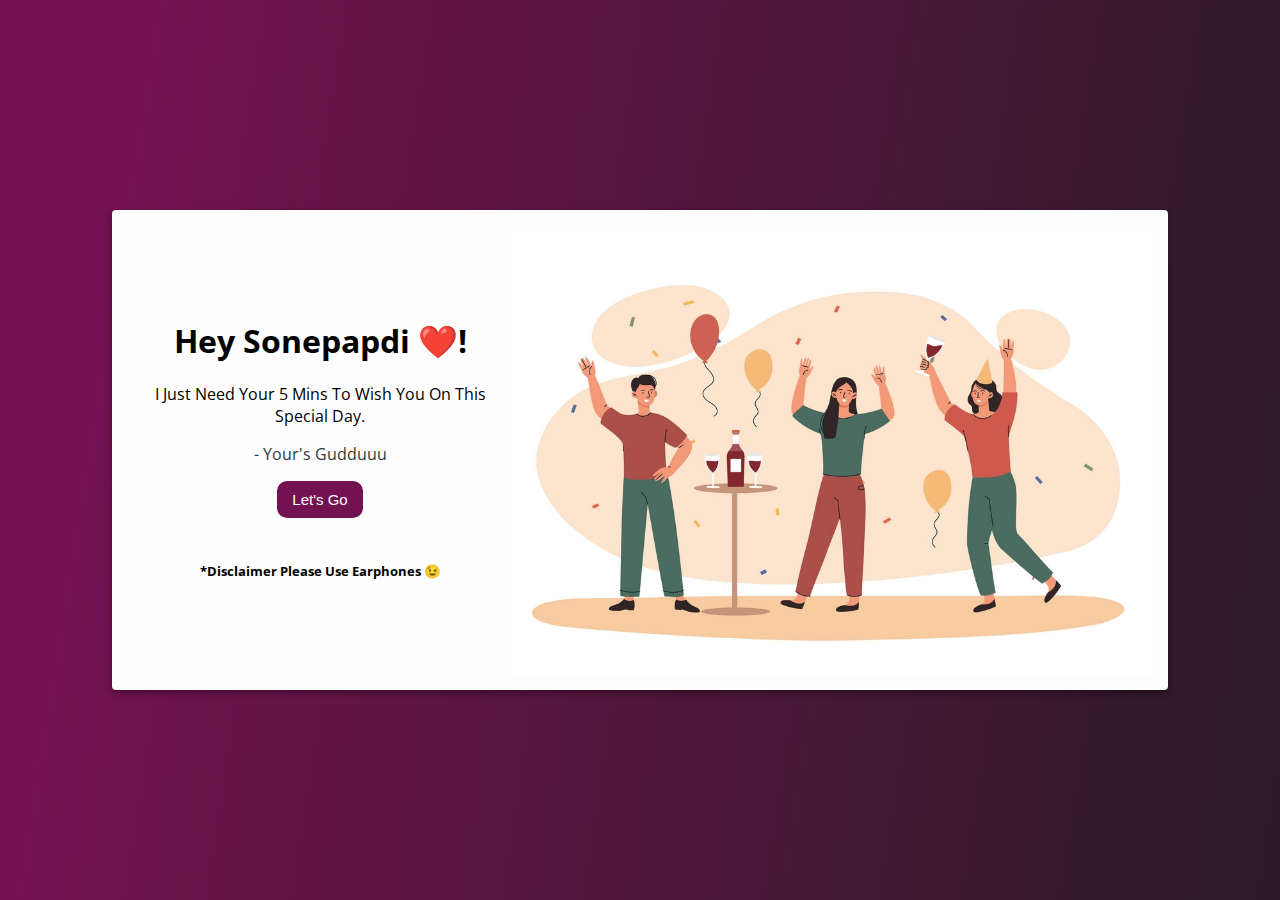
<file: index.html>
<!DOCTYPE html>
<html lang="en">
<head>
  <!-- Required meta tags -->
  <meta charset="utf-8">
  <meta name="viewport" content="width=device-width, initial-scale=1, shrink-to-fit=no">
  <meta http-equiv="Content-Type" content="text/html; charset=utf-8" />
  <meta name="apple-mobile-web-app-capable" content="yes">
  <meta name="apple-mobile-web-app-status-bar-style" content="black">
  <meta name="apple-mobile-web-app-title" content="Naishu's Birthday">
  <meta name="format-detection" content="telephone=no" />

  <!-- SEO Meta Tags -->
  <meta name="description" content="Hey Beautiful! Please Click on this link there is Coming intresting inside ✨." />
  <meta name="keywords"
      content="Naishu's Birthday" />
  <meta name="author" content="Memon Mohammad Shoaib" />

  <!-- OG Meta Tags to improve the way the post looks when you share the page on LinkedIn, Facebook, Google+ -->
  <meta property="og:site_name" content="Naishu's Birthday" /> <!-- website name -->
  <meta property="og:site" content="https://naishu-birthday.rf.gd" /> <!-- website link -->
  <meta property="og:title"
      content="Hey Beautiful! Please Click on this link there is Coming intresting inside ✨." />
  <!-- title shown in the actual shared post -->
  <meta property="og:description"
      content="Hey Beautiful! Please Click on this link there is Coming intresting inside ✨." />
  <!-- description shown in the actual shared post -->
  <meta property="og:image" content="naishu.jpg" /> <!-- image link, make sure it's jpg -->
  <meta property="og:url" content="https://naishu-birthday.rf.gd" /> <!-- where do you want your post to link to -->
  <meta property="og:type" content="article"/>
  <link rel="stylesheet" href="css/style.css">
  <link rel="preconnect" href="https://fonts.gstatic.com">
  <link rel="stylesheet" href="https://fonts.googleapis.com/css2?family=Open+Sans&display=swap">
  <!-- Favicon Link -->
  <link rel="icon" type="image/png" href="favicon/favicon-32x32.png">
  <link rel="icon" type="image/png" href="favicon/favicon-16x16.png">
  <link rel="icon" type="image/png" href="favicon/favicon.ico">
  <link rel="icon" type="image/png" href="favicon/android-chrome-192x192.png">
  <link rel="icon" type="image/png" href="favicon/android-chrome-512x512.png">
  <title>My ❤️ Birthday 🥳</title>
</head>
<body>
  <div class="card">
    <img src="img/birthday.jpg" alt="birthday" class="birthday">
    <div class="text">
      <h1>Hey Sonepapdi ❤️!</h1>
      <p>I Just Need Your 5 Mins To Wish You On This Special Day.</p>
      <p class="muted">- Your's Gudduuu</p>
      <a class="wish" href="wait.html"><input type="submit" name="wish" value="Let's Go"></a>
      <br><br>
      <h5>*Disclaimer Please Use Earphones 😉</h5>
    </div>
    <div class="space"></div>
  </div>
</body>
</html>
</file>
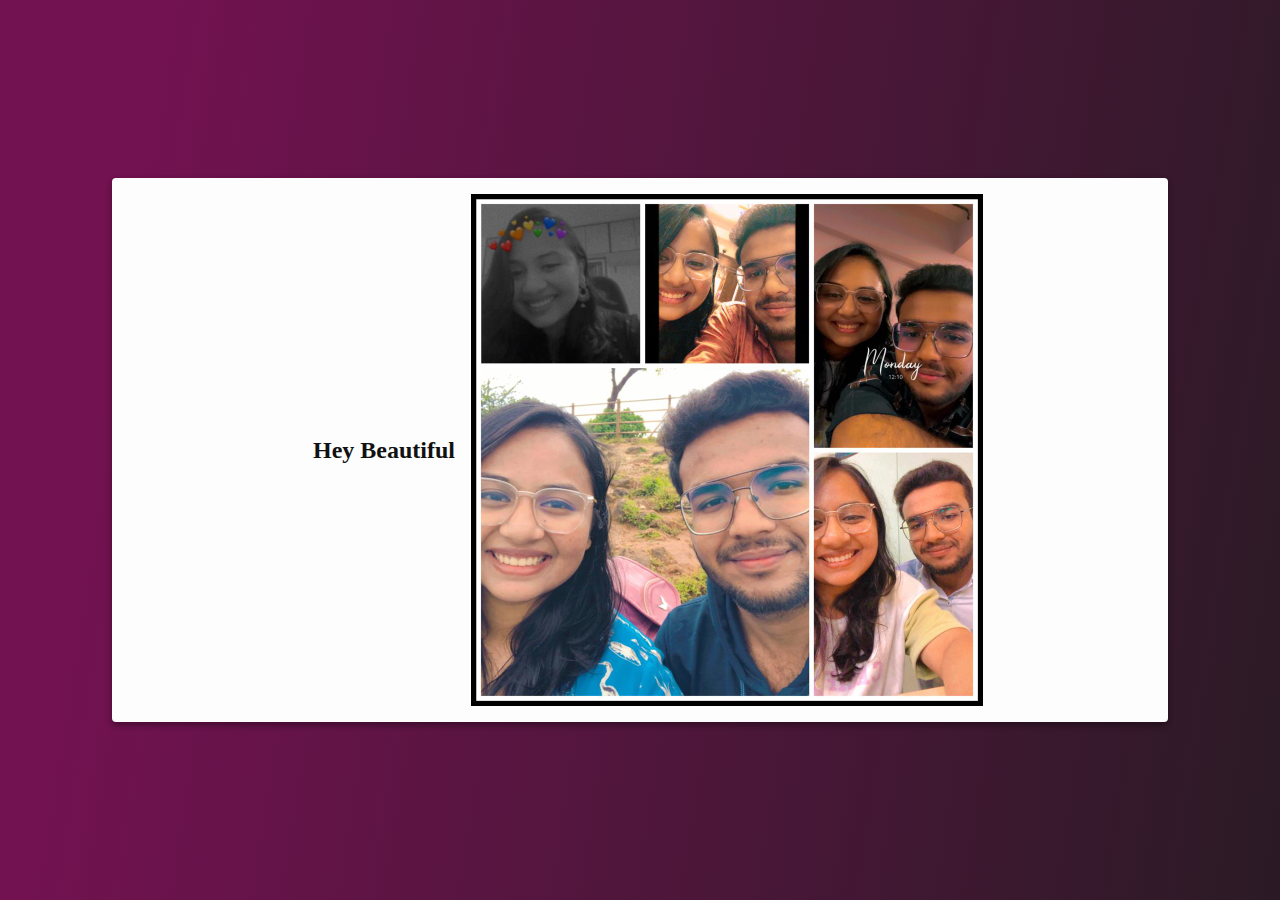
<file: dilkebaat.html>
<!DOCTYPE html>
<html lang="en">

<head>
  <!-- Required meta tags -->
  <meta charset="utf-8">
  <meta name="viewport" content="width=device-width, initial-scale=1, shrink-to-fit=no">
  <meta http-equiv="Content-Type" content="text/html; charset=utf-8" />
  <meta name="apple-mobile-web-app-capable" content="yes">
  <meta name="apple-mobile-web-app-status-bar-style" content="black">
  <meta name="apple-mobile-web-app-title" content="Naishu's Birthday">
  <meta name="format-detection" content="telephone=no" />

  <!-- SEO Meta Tags -->
  <meta name="description" content="Hey Beautiful! Please Click on this link there is Coming intresting inside ✨." />
  <meta name="keywords"
      content="Naishu's Birthday" />
  <meta name="author" content="Memon Mohammad Shoaib" />

  <!-- OG Meta Tags to improve the way the post looks when you share the page on LinkedIn, Facebook, Google+ -->
  <meta property="og:site_name" content="Naishu's Birthday" /> <!-- website name -->
  <meta property="og:site" content="https://naishu.rf.gd" /> <!-- website link -->
  <meta property="og:title"
      content="Hey Beautiful! Please Click on this link there is Coming intresting inside ✨." />
  <!-- title shown in the actual shared post -->
  <meta property="og:description"
      content="Hey Beautiful! Please Click on this link there is Coming intresting inside ✨." />
  <!-- description shown in the actual shared post -->
  <meta property="og:image" content="img/naishu.jpeg" /> <!-- image link, make sure it's jpg -->
  <meta property="og:url" content="https://naishu.rf.gd" /> <!-- where do you want your post to link to -->
  <meta property="og:type" content="article"/>
  <link rel="stylesheet" href="css/style.css">
  <link rel="preconnect" href="https://fonts.gstatic.com">
  <link rel="stylesheet" href="https://fonts.googleapis.com/css2?family=Open+Sans&display=swap">
  <!-- Favicon Link -->
  <link rel="icon" type="image/png" href="favicon/favicon-32x32.png">
  <link rel="icon" type="image/png" href="favicon/favicon-16x16.png">
  <link rel="icon" type="image/png" href="favicon/favicon.ico">
  <link rel="icon" type="image/png" href="favicon/android-chrome-192x192.png">
  <link rel="icon" type="image/png" href="favicon/android-chrome-512x512.png">
  <title>My ❤️ Birthday 🥳</title>
  
  <script>
    window.onload = function() {
      var context = new AudioContext();
    }
  </script>
</head>

<body>
  <audio hidden autoplay>
    <source src="img/webbg.mpeg" type="audio/mpeg">
    <source src="img/webbg.mpeg" type="audio/mp3">
  </audio>
  <div class="card">
    <img src="img/naishu.jpeg" alt="Naishu" style="height: 50%; width: 50%;" class="birthday">
    <div class="text">
      <div class="bg_heart"></div>
      <div class="container">
        <h2 id="text1"></h2>
      </div>
    </div>
    <div class="space"></div>
  </div>

  <script>
    var love = setInterval(function () {
      var r_num = Math.floor(Math.random() * 40) + 1;
      var r_size = Math.floor(Math.random() * 65) + 10;
      var r_left = Math.floor(Math.random() * 100) + 1;
      var r_bg = Math.floor(Math.random() * 25) + 100;
      var r_time = Math.floor(Math.random() * 5) + 5;
    });
    var i = 0;
    var txt1 = "Hey Beautiful.....!  <<               I wasn't looking for anything at all when I first met you. <<<                Actually, I wasn't planning to fall for anyone so soon.                                                                           > But then < You came into my life.  <<                       And that was it,< I guess things just happened....! <<                           I found you, I found myself wanting to spend more time with you...!                                                     > It's so simple you know...!                     << I guess that's how best relationship starts...!                                                     > You not looking for anything and then suddenly you realize...!                    << You have something....!                                                             >Something worth keeping for life.....!                   << Ooh Hi, My Sweetheart ❤️...!         << Wish You a Happy Birthday Naishu 🥳";
    var speed = 52;
    typeWriter();
    function typeWriter() {
      if (i < txt1.length) {
        if (txt1.charAt(i) == '<')
          document.getElementById("text1").innerHTML += '</br>'
        else if (txt1.charAt(i) == '>')
          document.getElementById("text1").innerHTML = ''

        else
          document.getElementById("text1").innerHTML += txt1.charAt(i);
        i++;
        setTimeout(typeWriter, speed);
      }
    }
  </script>
  <script>
    setTimeout(function(){
            window.location.href = 'thanks.html';
         }, 60000);
  </script>

</body>

</html>
</file>
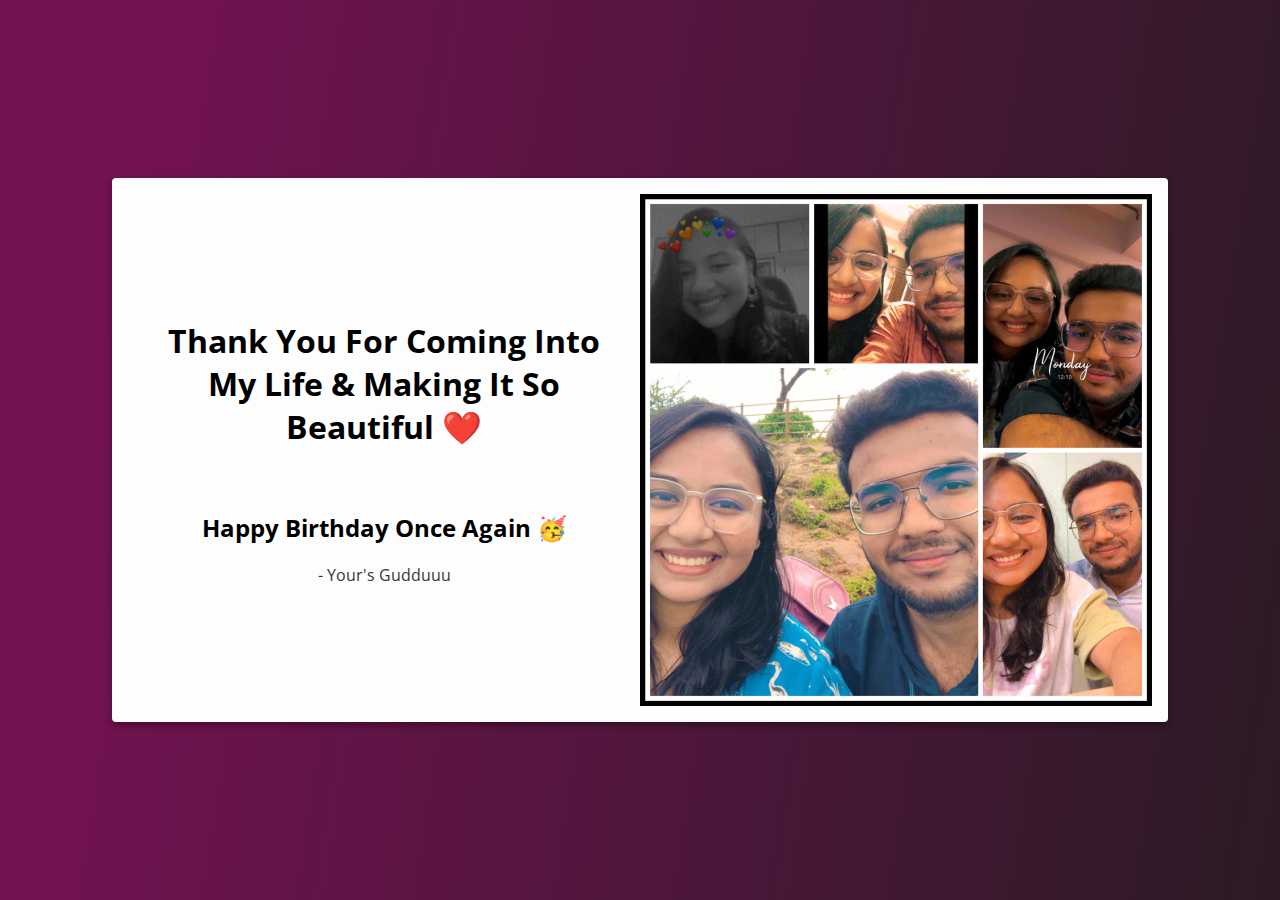
<file: thanks.html>
<!DOCTYPE html>
<html lang="en">
<head>
  <!-- Required meta tags -->
  <meta charset="utf-8">
  <meta name="viewport" content="width=device-width, initial-scale=1, shrink-to-fit=no">
  <meta http-equiv="Content-Type" content="text/html; charset=utf-8" />
  <meta name="apple-mobile-web-app-capable" content="yes">
  <meta name="apple-mobile-web-app-status-bar-style" content="black">
  <meta name="apple-mobile-web-app-title" content="Naishu's Birthday">
  <meta name="format-detection" content="telephone=no" />

  <!-- SEO Meta Tags -->
  <meta name="description" content="Hey Beautiful! Please Click on this link there is Coming intresting inside ✨." />
  <meta name="keywords"
      content="Naishu's Birthday" />
  <meta name="author" content="Memon Mohammad Shoaib" />

  <!-- OG Meta Tags to improve the way the post looks when you share the page on LinkedIn, Facebook, Google+ -->
  <meta property="og:site_name" content="Naishu's Birthday" /> <!-- website name -->
  <meta property="og:site" content="https://naishu-birthday.rf.gd" /> <!-- website link -->
  <meta property="og:title"
      content="Hey Beautiful! Please Click on this link there is Coming intresting inside ✨." />
  <!-- title shown in the actual shared post -->
  <meta property="og:description"
      content="Hey Beautiful! Please Click on this link there is Coming intresting inside ✨." />
  <!-- description shown in the actual shared post -->
  <meta property="og:image" content="naishu.jpg" /> <!-- image link, make sure it's jpg -->
  <meta property="og:url" content="https://naishu-birthday.rf.gd" /> <!-- where do you want your post to link to -->
  <meta property="og:type" content="article"/>
  <link rel="stylesheet" href="css/style.css">
  <link rel="preconnect" href="https://fonts.gstatic.com">
  <link rel="stylesheet" href="https://fonts.googleapis.com/css2?family=Open+Sans&display=swap">
  <!-- Favicon Link -->
  <link rel="icon" type="image/png" href="favicon/favicon-32x32.png">
  <link rel="icon" type="image/png" href="favicon/favicon-16x16.png">
  <link rel="icon" type="image/png" href="favicon/favicon.ico">
  <link rel="icon" type="image/png" href="favicon/android-chrome-192x192.png">
  <link rel="icon" type="image/png" href="favicon/android-chrome-512x512.png">
  <title>My ❤️ Birthday 🥳</title>
</head>
<body>
  <audio hidden autoplay loop>
    <source src="img/webbg.mpeg" type="audio/mpeg">
  </audio>
  <div class="card">
    <img src="img/naishu.jpeg" alt="Naishu" style="height: 50%; width: 50%;" class="birthday">
    <div class="text">
      <h1>Thank You For Coming Into My Life & Making It So Beautiful ❤️</h1>
      <br>
      <h2>Happy Birthday Once Again 🥳</h2>
      <p class="muted">- Your's Gudduuu</p>
    </div>
    <div class="space"></div>
  </div>
</body>
</html>
</file>
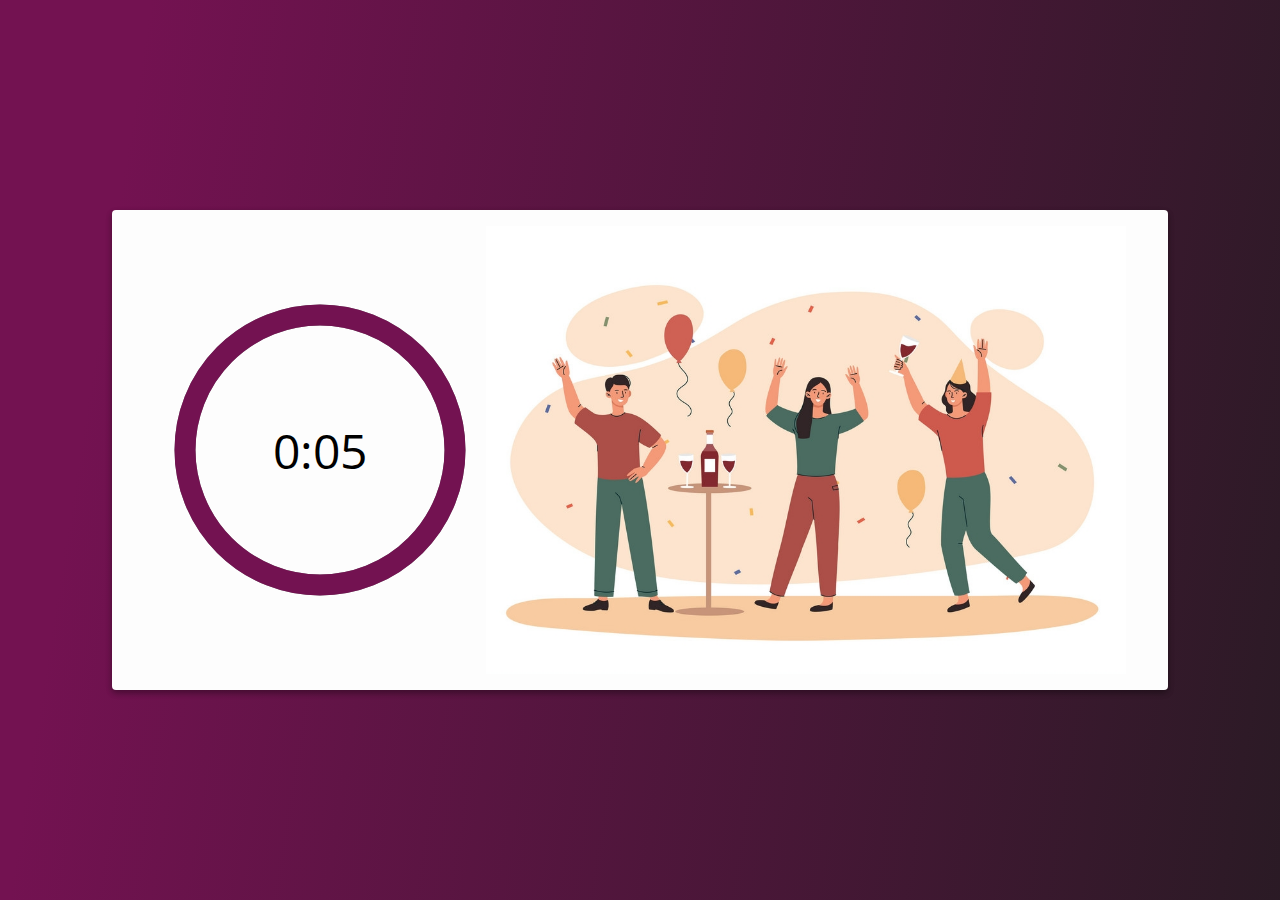
<file: wait.html>
<!DOCTYPE html>
<html lang="en">

<head>
  <!-- Required meta tags -->
  <meta charset="utf-8">
  <meta name="viewport" content="width=device-width, initial-scale=1, shrink-to-fit=no">
  <meta http-equiv="Content-Type" content="text/html; charset=utf-8" />
  <meta name="apple-mobile-web-app-capable" content="yes">
  <meta name="apple-mobile-web-app-status-bar-style" content="black">
  <meta name="apple-mobile-web-app-title" content="Naishu's Birthday">
  <meta name="format-detection" content="telephone=no" />

  <!-- SEO Meta Tags -->
  <meta name="description" content="Hey Beautiful! Please Click on this link there is Coming intresting inside ✨." />
  <meta name="keywords"
      content="Naishu's Birthday" />
  <meta name="author" content="Memon Mohammad Shoaib" />

  <!-- OG Meta Tags to improve the way the post looks when you share the page on LinkedIn, Facebook, Google+ -->
  <meta property="og:site_name" content="Naishu's Birthday" /> <!-- website name -->
  <meta property="og:site" content="https://naishu-birthday.rf.gd" /> <!-- website link -->
  <meta property="og:title"
      content="Hey Beautiful! Please Click on this link there is Coming intresting inside ✨." />
  <!-- title shown in the actual shared post -->
  <meta property="og:description"
      content="Hey Beautiful! Please Click on this link there is Coming intresting inside ✨." />
  <!-- description shown in the actual shared post -->
  <meta property="og:image" content="naishu.jpg" /> <!-- image link, make sure it's jpg -->
  <meta property="og:url" content="https://naishu-birthday.rf.gd" /> <!-- where do you want your post to link to -->
  <meta property="og:type" content="article"/>
  <link rel="stylesheet" href="css/style.css">
  <link rel="preconnect" href="https://fonts.gstatic.com">
  <link rel="stylesheet" href="https://fonts.googleapis.com/css2?family=Open+Sans&display=swap">
  <!-- Favicon Link -->
  <link rel="icon" type="image/png" href="favicon/favicon-32x32.png">
  <link rel="icon" type="image/png" href="favicon/favicon-16x16.png">
  <link rel="icon" type="image/png" href="favicon/favicon.ico">
  <link rel="icon" type="image/png" href="favicon/android-chrome-192x192.png">
  <link rel="icon" type="image/png" href="favicon/android-chrome-512x512.png">
  <title>My ❤️ Birthday 🥳</title>
</head>

<body>
  <div class="card">
    <img src="img/birthday.jpg" alt="birthday" class="birthday">
    <div class="text">
      <div id="app"></div>
    </div>
    <div class="space"></div>
  </div>
  <script>
    const FULL_DASH_ARRAY = 283;
    const WARNING_THRESHOLD = 10;
    const ALERT_THRESHOLD = 5;

    const COLOR_CODES = {
      info: {
        color: "green"
      },
      warning: {
        color: "orange",
        threshold: WARNING_THRESHOLD
      },
      alert: {
        color: "red",
        threshold: ALERT_THRESHOLD
      }
    };

    const TIME_LIMIT = 5;
    let timePassed = 0;
    let timeLeft = TIME_LIMIT;
    let timerInterval = null;
    let remainingPathColor = COLOR_CODES.info.color;

    document.getElementById("app").innerHTML = `
<div class="base-timer">
  <svg class="base-timer__svg" viewBox="0 0 100 100" xmlns="http://www.w3.org/2000/svg">
    <g class="base-timer__circle">
      <circle class="base-timer__path-elapsed" cx="50" cy="50" r="45"></circle>
      <path
        id="base-timer-path-remaining"
        stroke-dasharray="283"
        class="base-timer__path-remaining ${remainingPathColor}"
        d="
          M 50, 50
          m -45, 0
          a 45,45 0 1,0 90,0
          a 45,45 0 1,0 -90,0
        "
      ></path>
    </g>
  </svg>
  <span id="base-timer-label" class="base-timer__label">${formatTime(
      timeLeft
    )}</span>
</div>
`;

    startTimer();

    function onTimesUp() {
      clearInterval(timerInterval);
    }

    function startTimer() {
      timerInterval = setInterval(() => {
        timePassed = timePassed += 1;
        timeLeft = TIME_LIMIT - timePassed;
        document.getElementById("base-timer-label").innerHTML = formatTime(
          timeLeft
        );
        setCircleDasharray();
        setRemainingPathColor(timeLeft);

        if (timeLeft === 0) {
          onTimesUp();
        }
      }, 1100);
    }

    function formatTime(time) {
      const minutes = Math.floor(time / 60);
      let seconds = time % 60;

      if (seconds < 10) {
        seconds = `0${seconds}`;
      }

      return `${minutes}:${seconds}`;
    }

    function setRemainingPathColor(timeLeft) {
      const { alert, warning, info } = COLOR_CODES;
      if (timeLeft <= alert.threshold) {
        document
          .getElementById("base-timer-path-remaining")
          .classList.remove(warning.color);
        document
          .getElementById("base-timer-path-remaining")
          .classList.add(alert.color);
      } else if (timeLeft <= warning.threshold) {
        document
          .getElementById("base-timer-path-remaining")
          .classList.remove(info.color);
        document
          .getElementById("base-timer-path-remaining")
          .classList.add(warning.color);
      }
    }

    function calculateTimeFraction() {
      const rawTimeFraction = timeLeft / TIME_LIMIT;
      return rawTimeFraction - (1 / TIME_LIMIT) * (1 - rawTimeFraction);
    }

    function setCircleDasharray() {
      const circleDasharray = `${(
        calculateTimeFraction() * FULL_DASH_ARRAY
      ).toFixed(0)} 283`;
      document
        .getElementById("base-timer-path-remaining")
        .setAttribute("stroke-dasharray", circleDasharray);
    }
  </script>
  <script>
    setTimeout(function(){
            window.location.href = 'dilkebaat.html';
         }, 5500);
  </script>
</body>

</html>
</file>
<file: css/style.css>
* {
  transition: all 0.2s ease-in-out;
}

body {
  background-image: linear-gradient( 99deg,  rgba(115,18,81,1) 10.6%, rgba(28,28,28,1) 118% );
  display: grid;
  place-items: center;
  height: 100vh;
  margin: 0;
  font-family: 'Open Sans', sans-serif;
}

.card {
  background: #fdfdfd;
  border-radius: 4px;
  height: auto;
  width: 80vw;
  box-shadow: 0 3px 6px rgba(0, 0, 0, 0.16), 0 3px 6px rgba(0, 0, 0, 0.23);
  text-align: center;
  display: flex;
  flex-direction: column;
  justify-content: center;
  align-items: center;
  padding: 1em;
  overflow: hidden;
}

.card .text .wish input{
  padding: 10px 15px;
  border-radius: 10px;
  border: none;
  background-color: rgba(115,18,81,1);
  color: #fff;
  cursor: pointer;
  font-size: 15px;
}

.card .text .wish input:hover{
  background-color: rgb(153, 21, 107);
}

.base-timer {
  position: relative;
  width: 300px;
  height: 300px;
}

.base-timer__svg {
  transform: scaleX(-1);
}

.base-timer__circle {
  fill: none;
  stroke: none;
}

.base-timer__path-elapsed {
  stroke-width: 7px;
  stroke: grey;
}

.base-timer__path-remaining {
  stroke-width: 7px;
  stroke-linecap: round;
  transform: rotate(90deg);
  transform-origin: center;
  transition: 1s linear all;
  fill-rule: nonzero;
  stroke: currentColor;
}

.base-timer__path-remaining.green {
  color: rgba(115,18,81,1);
}

.base-timer__path-remaining.orange {
  color: orange;
}

.base-timer__path-remaining.red {
  color: red;
}

.base-timer__label {
  position: absolute;
  width: 300px;
  height: 300px;
  top: 0;
  display: flex;
  align-items: center;
  justify-content: center;
  font-size: 48px;
}

.text .bg_heart{
  position:relative;
  top:0;
  left:0;
  width:100%;
  height:100%;
 overflow:hidden;
  background-size:100% 100%;
  z-index:-1;
}

.text .container{
  position:relative;
  top:0;
  left:0;
  height:100%;
  width:100%;
  text-align:center;
  color: #111;
  font-family:cursive;
}


@media only screen and (min-width: 1000px) {
  .card {
    flex-direction: row-reverse;
  }
  .card img.birthday {
    width: 100%;
    max-width: 50vw;
    max-height: unset;
  }
}

@media only screen and (max-height: 640px) {
  .card {
    flex-direction: row-reverse;
  }
  .card img.birthday {
    width: 100%;
    max-width: 50vw;
    max-height: unset;
  }
}

img.birthday {
  max-height: 40vh;
}

.text {
  padding: 1em;
}

.muted {
  opacity: 0.8;
}

.space {
  height: 100px;
}
</file>
